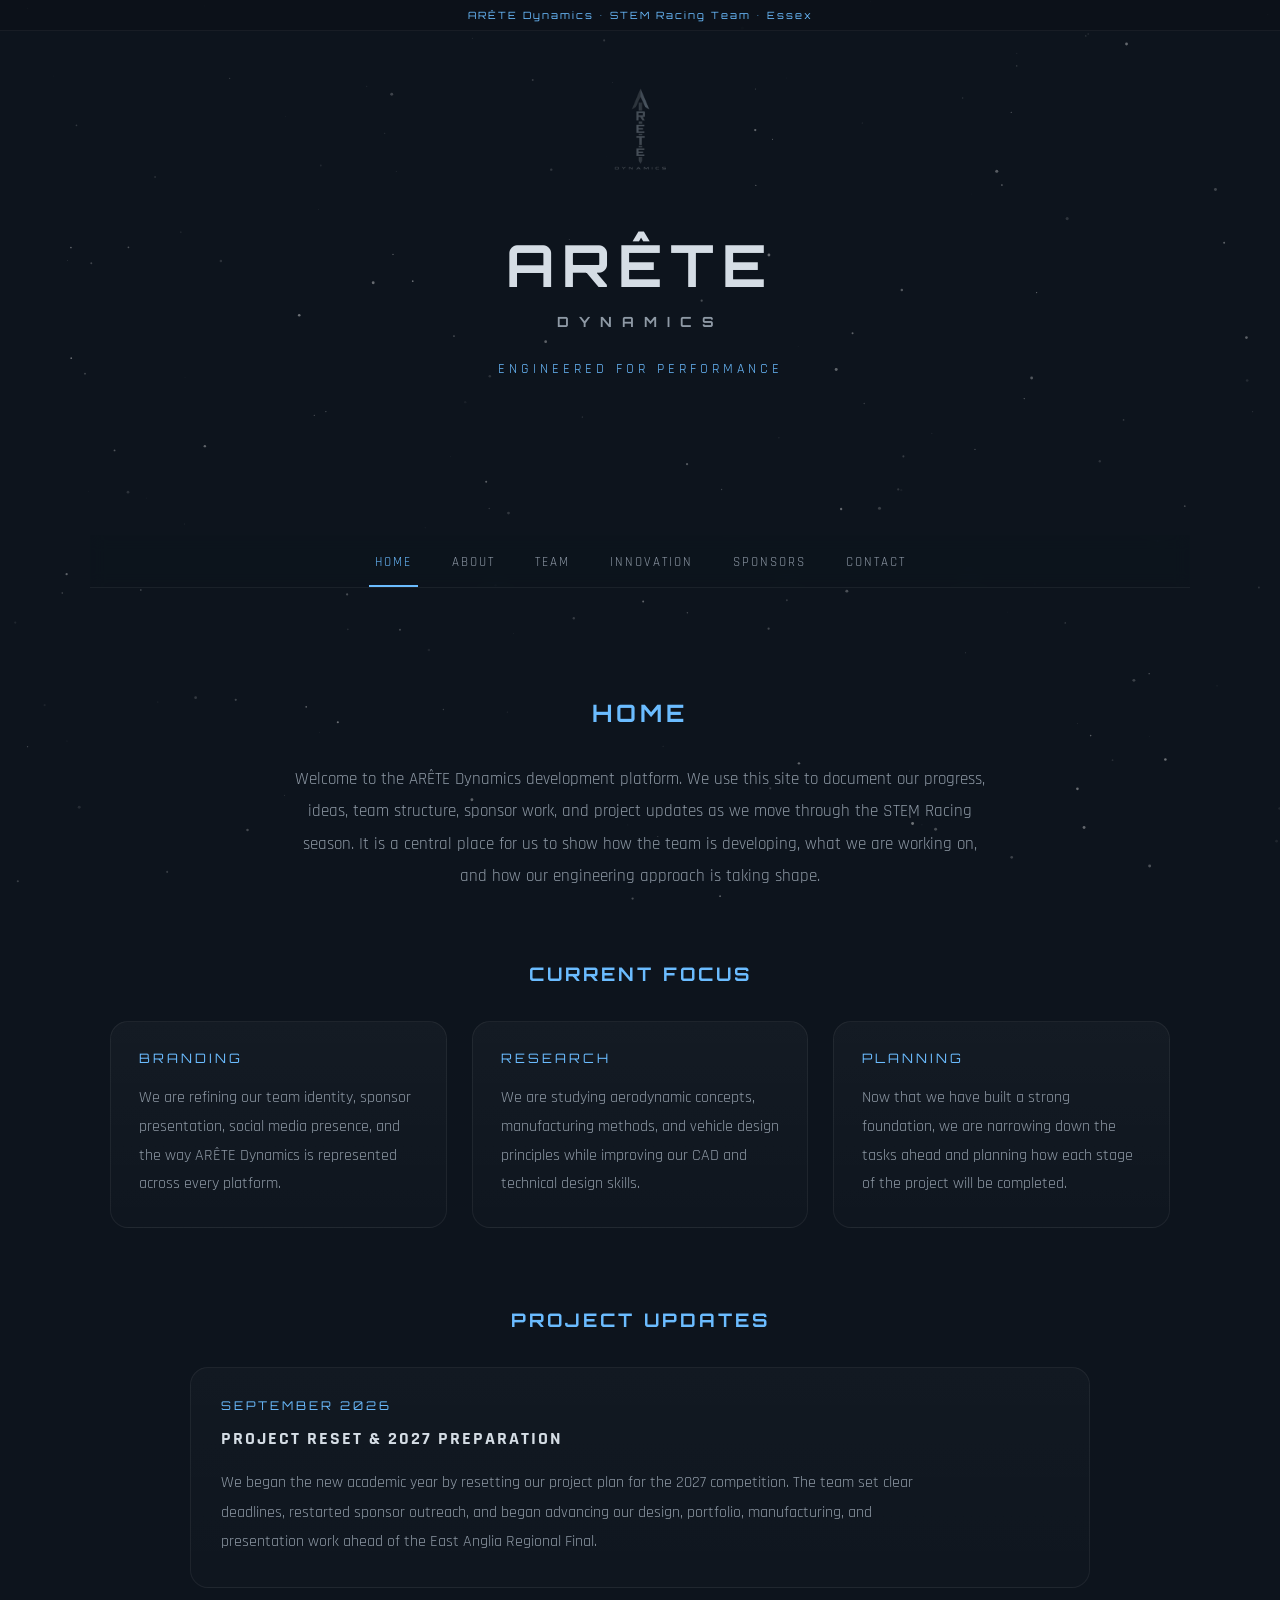
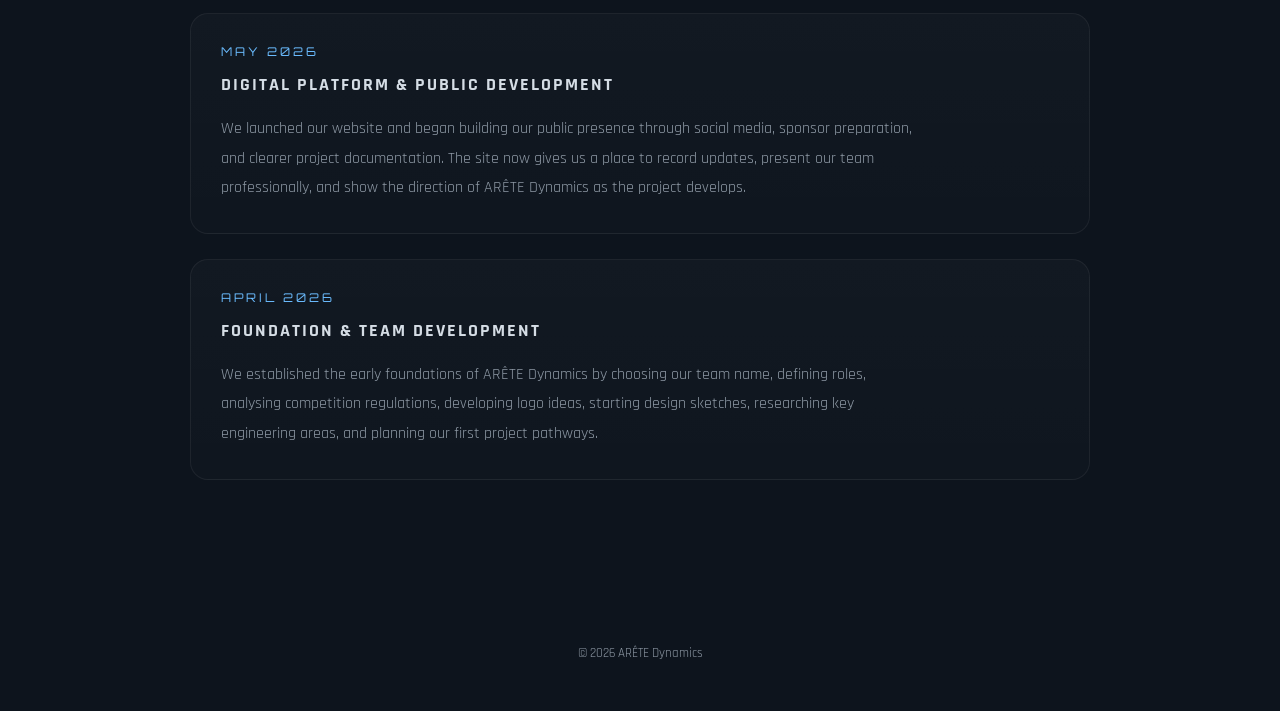
<file: index.html>
<!DOCTYPE html>
<html lang="en">

<head>

    <!-- Google Analytics -->
    <script async src="https://www.googletagmanager.com/gtag/js?id=G-WLKNL8BMNK"></script>
    <script>
      window.dataLayer = window.dataLayer || [];
      function gtag(){dataLayer.push(arguments);}
      gtag('js', new Date());

      gtag('config', 'G-WLKNL8BMNK');
    </script>

    <meta charset="UTF-8">
    <meta name="viewport" content="width=device-width, initial-scale=1.0">

    <title>ARÊTE Dynamics</title>

    <!-- Favicon -->
    <link rel="icon" type="image/png" href="logo.png">
    <link rel="apple-touch-icon" href="logo.png">

    <!-- SEO -->
    <meta name="description" content="ARÊTE Dynamics is a STEM Racing team from Essex focused on innovation, performance, and engineering development.">

    <!-- Styles -->
    <link rel="stylesheet" href="style.css">

</head>

<body>

    <canvas id="bgCanvas"></canvas>

    <div class="top-banner">
        ARÊTE Dynamics • STEM Racing Team • Essex
    </div>

    <div class="container">

        <section class="hero">
            <img src="logo.png" alt="ARETE Logo" class="hero-logo">

            <h1 class="hero-title">
                ARÊTE
                <span>DYNAMICS</span>
            </h1>

            <p class="hero-subtitle">
                ENGINEERED FOR PERFORMANCE
            </p>
        </section>

        <nav class="tabs">
            <div class="tab-underline"></div>

            <button class="tab-btn active" onclick="showTab(event, 'home')">HOME</button>
            <button class="tab-btn" onclick="showTab(event, 'about')">ABOUT</button>
            <button class="tab-btn" onclick="showTab(event, 'team')">TEAM</button>
            <button class="tab-btn" onclick="showTab(event, 'innovation')">INNOVATION</button>
            <button class="tab-btn" onclick="showTab(event, 'sponsors')">SPONSORS</button>
            <button class="tab-btn" onclick="showTab(event, 'contact')">CONTACT</button>
        </nav>

        <section id="home" class="tab-content active">
            <h2>HOME</h2>

            <div class="home-intro">
                <p>
                    Welcome to the ARÊTE Dynamics development platform. We use this site to document
                    our progress, ideas, team structure, sponsor work, and project updates as we move
                    through the STEM Racing season. It is a central place for us to show how the team is
                    developing, what we are working on, and how our engineering approach is taking shape.
                </p>
            </div>

            <div class="home-focus-section">
                <h3>CURRENT FOCUS</h3>

                <div class="focus-grid">
                    <div class="focus-card">
                        <span>BRANDING</span>
                        <p>
                            We are refining our team identity, sponsor presentation, social media presence,
                            and the way ARÊTE Dynamics is represented across every platform.
                        </p>
                    </div>

                    <div class="focus-card">
                        <span>RESEARCH</span>
                        <p>
                            We are studying aerodynamic concepts, manufacturing methods, and vehicle design
                            principles while improving our CAD and technical design skills.
                        </p>
                    </div>

                    <div class="focus-card">
                        <span>PLANNING</span>
                        <p>
                            Now that we have built a strong foundation, we are narrowing down the tasks ahead
                            and planning how each stage of the project will be completed.
                        </p>
                    </div>
                </div>
            </div>

            <div class="updates-section">
                <h3>PROJECT UPDATES</h3>

                <div class="update-card">
                    <div class="update-date">SEPTEMBER 2026</div>

                    <h4>PROJECT RESET & 2027 PREPARATION</h4>

                    <p>
                        We began the new academic year by resetting our project plan for the 2027 competition. The team set clear deadlines, restarted sponsor outreach, and began advancing our design, portfolio, manufacturing, and presentation work ahead of the East Anglia Regional Final.
                    </p>
                </div>

                <div class="update-card">
                    <div class="update-date">MAY 2026</div>

                    <h4>DIGITAL PLATFORM & PUBLIC DEVELOPMENT</h4>

                    <p>
                        We launched our website and began building our public presence through social media,
                        sponsor preparation, and clearer project documentation. The site now gives us a place
                        to record updates, present our team professionally, and show the direction of ARÊTE
                        Dynamics as the project develops.
                    </p>
                </div>

                <div class="update-card">
                    <div class="update-date">APRIL 2026</div>

                    <h4>FOUNDATION & TEAM DEVELOPMENT</h4>

                    <p>
                        We established the early foundations of ARÊTE Dynamics by choosing our team name,
                        defining roles, analysing competition regulations, developing logo ideas, starting
                        design sketches, researching key engineering areas, and planning our first project
                        pathways.
                    </p>
                </div>
            </div>
        </section>

        <section id="about" class="tab-content">
            <h2>ABOUT</h2>

            <div class="about-logo-wrap">
                <img src="logo.png" class="about-logo">
            </div>

            <div class="about-intro">
                <p>
                    We are ARÊTE Dynamics, a Year 13 STEM Racing team from Essex. We are building this
                    project around engineering, teamwork, and competitive performance. Our aim is to approach
                    every part of the competition properly: testing ideas, refining designs, learning from
                    results, and making decisions with purpose.
                </p>
            </div>

            <div class="principles-grid">
                <div class="principle-card">
                    <h3>INNOVATION</h3>
                    <p>
                        We want to think beyond the obvious and develop ideas through research, testing, and
                        problem solving. Innovation for us means being willing to challenge a first idea,
                        improve it, and keep searching for better solutions.
                    </p>
                </div>

                <div class="principle-card">
                    <h3>PERFORMANCE</h3>
                    <p>
                        We are focused on building a car and a team that can perform under pressure. Every
                        design choice needs to support speed, consistency, efficiency, or reliability.
                    </p>
                </div>

                <div class="principle-card">
                    <h3>ELEGANCE</h3>
                    <p>
                        We believe good engineering should be clear, purposeful, and well executed. Our goal
                        is to make work that is not only effective, but also clean, refined, and professional.
                    </p>
                </div>
            </div>

            <div class="about-closing">
                <p>
                    Through planning, discipline, and constant improvement, we want ARÊTE Dynamics to represent
                    our school and our community at the highest standard we can reach.
                </p>
            </div>
        </section>

        <section id="team" class="tab-content">
            <h2>MEET THE TEAM</h2>

            <div class="team-grid">
                <div class="team-card">
                    <img src="seb.png">
                    <h3>SEB</h3>
                    <p class="role">Project manager</p>
                    <p class="statement">Responsible for coordinating the team and keeping the project on track.</p>
                    <div class="team-motivation" id="motivation-seb" hidden>
                        <div class="team-motivation-heading">WHY I JOINED</div>
                        <p>I’ve always loved engineering and Formula 1, so this project felt like the perfect fit for me.</p>
                    </div>
                    <button type="button" class="team-motivation-toggle" aria-label="Why Seb joined" aria-controls="motivation-seb" aria-expanded="false"><span>Why I joined <span aria-hidden="true">↗</span></span></button>
                </div>

                <div class="team-card">
                    <img src="henry.png">
                    <h3>HENRY</h3>
                    <p class="role">Finance manager</p>
                    <p class="statement">Responsible for managing the team's budget and tracking expenditure.</p>
                    <div class="team-motivation" id="motivation-henry" hidden>
                        <div class="team-motivation-heading">WHY I JOINED</div>
                        <p>I wanted to explore my interest in finance further by applying it to a real project.</p>
                    </div>
                    <button type="button" class="team-motivation-toggle" aria-label="Why Henry joined" aria-controls="motivation-henry" aria-expanded="false"><span>Why I joined <span aria-hidden="true">↗</span></span></button>
                </div>

                <div class="team-card">
                    <img src="adam.png">
                    <h3>ADAM</h3>
                    <p class="role">Manufacturing engineer</p>
                    <p class="statement">Responsible for manufacturing the car and ensuring its design is functional.</p>
                    <div class="team-motivation" id="motivation-adam-h" hidden>
                        <div class="team-motivation-heading">WHY I JOINED</div>
                        <p>I love watching things go fast and enjoy the challenge of making them even faster.</p>
                    </div>
                    <button type="button" class="team-motivation-toggle" aria-label="Why Adam H joined" aria-controls="motivation-adam-h" aria-expanded="false"><span>Why I joined <span aria-hidden="true">↗</span></span></button>
                </div>

                <div class="team-card">
                    <img src="adam2.png">
                    <h3>ADAM</h3>
                    <p class="role">Sponsorship/Marketing manager</p>
                    <p class="statement">Responsible for sponsorship, marketing and promoting the team.</p>
                    <div class="team-motivation" id="motivation-adam-k" hidden>
                        <div class="team-motivation-heading">WHY I JOINED</div>
                        <p>This project combines my interest in engineering with my experience in social media and marketing.</p>
                    </div>
                    <button type="button" class="team-motivation-toggle" aria-label="Why Adam K joined" aria-controls="motivation-adam-k" aria-expanded="false"><span>Why I joined <span aria-hidden="true">↗</span></span></button>
                </div>

                <div class="team-card">
                    <img src="rishi.png">
                    <h3>RISHI</h3>
                    <p class="role">Design engineer</p>
                    <p class="statement">In charge of designing the car and optimising its performance.</p>
                    <div class="team-motivation" id="motivation-rishi" hidden>
                        <div class="team-motivation-heading">WHY I JOINED</div>
                        <p>I wanted to challenge myself and prove what I can do in the world of Formula 1.</p>
                    </div>
                    <button type="button" class="team-motivation-toggle" aria-label="Why Rishi joined" aria-controls="motivation-rishi" aria-expanded="false"><span>Why I joined <span aria-hidden="true">↗</span></span></button>
                </div>

                <div class="team-card">
                    <img src="louis.png">
                    <h3>LOUIS</h3>
                    <p class="role">Graphic designer</p>
                    <p class="statement">Responsible for the team's visual identity and graphic design.</p>
                    <div class="team-motivation" id="motivation-louis" hidden>
                        <div class="team-motivation-heading">WHY I JOINED</div>
                        <p>I joined to build my CV, and I enjoy feeling productive and putting my skills to use.</p>
                    </div>
                    <button type="button" class="team-motivation-toggle" aria-label="Why Louis joined" aria-controls="motivation-louis" aria-expanded="false"><span>Why I joined <span aria-hidden="true">↗</span></span></button>
                </div>
            </div>
        </section>

        <section id="innovation" class="tab-content">
            <h2>ENGINEERING INSPIRATION</h2>

            <div class="innovation-intro">
                <p>
                    We are interested in the moments where Formula One teams changed performance by thinking
                    differently. These examples help us understand how unusual ideas, clever packaging, airflow
                    control, and mechanical systems can change what is possible in racing.
                </p>
            </div>

            <div class="innovation-list">

                <div class="innovation-panel">
                    <div class="innovation-image">
                        <img src="bt46b.png" alt="Brabham BT46B Fan Car">
                    </div>

                    <div class="innovation-text">
                        <span class="innovation-date">1978 • BRABHAM BT46B</span>
                        <h3>THE FAN CAR</h3>

                        <p>
                            The Brabham BT46B used a rear-mounted fan to pull air from beneath the car,
                            increasing downforce dramatically. It raced once, won, and was then withdrawn.
                        </p>

                        <p class="innovation-link">
                            Why it matters to us: it shows how one bold idea can completely change performance.
                        </p>
                    </div>
                </div>

                <div class="innovation-panel reverse">
                    <div class="innovation-image">
                        <img src="p34.png" alt="Tyrrell P34 Six Wheeled Formula One Car">
                    </div>

                    <div class="innovation-text">
                        <span class="innovation-date">1976 • TYRRELL P34</span>
                        <h3>THE SIX-WHEELER</h3>

                        <p>
                            The Tyrrell P34 used four smaller front wheels to reduce drag while keeping front-end
                            grip. It is one of the most recognisable experimental designs in F1 history.
                        </p>

                        <p class="innovation-link">
                            Why it matters to us: strange ideas still need strong engineering logic behind them.
                        </p>
                    </div>
                </div>

                <div class="innovation-panel">
                    <div class="innovation-image">
                        <img src="lotus79.png" alt="Lotus 79 Ground Effect Formula One Car">
                    </div>

                    <div class="innovation-text">
                        <span class="innovation-date">1978 • LOTUS 79</span>
                        <h3>GROUND EFFECT</h3>

                        <p>
                            The Lotus 79 helped prove how powerful ground-effect aerodynamics could be by shaping
                            airflow underneath the car to create downforce.
                        </p>

                        <p class="innovation-link">
                            Why it matters to us: small airflow decisions can affect the entire vehicle.
                        </p>
                    </div>
                </div>

                <div class="innovation-panel reverse">
                    <div class="innovation-image">
                        <img src="mercedes-das.png" alt="Mercedes DAS Steering System">
                    </div>

                    <div class="innovation-text">
                        <span class="innovation-date">2020 • MERCEDES DAS</span>
                        <h3>DUAL-AXIS STEERING</h3>

                        <p>
                            Mercedes' DAS system let the driver adjust the front wheel toe angle by moving the
                            steering wheel forwards and backwards.
                        </p>

                        <p class="innovation-link">
                            Why it matters to us: performance can come from control systems, not just body shape.
                        </p>
                    </div>
                </div>

                <div class="innovation-panel">
                    <div class="innovation-image">
                        <img src="fduct.png" alt="McLaren F-Duct System">
                    </div>

                    <div class="innovation-text">
                        <span class="innovation-date">2010 • McLAREN F-DUCT</span>
                        <h3>DRAG REDUCTION THROUGH AIRFLOW</h3>

                        <p>
                            McLaren’s F-duct used airflow to stall the rear wing on straights, reducing drag while
                            keeping downforce for corners.
                        </p>

                        <p class="innovation-link">
                            Why it matters to us: efficient systems can create performance without unnecessary complexity.
                        </p>
                    </div>
                </div>

                <div class="innovation-panel reverse">
                    <div class="innovation-image">
                        <img src="ferrari-macarena.png" alt="Ferrari Macarena Rear Wing">
                    </div>

                    <div class="innovation-text">
                        <span class="innovation-date">2026 • FERRARI MACARENA WING</span>
                        <h3>ROTATING ACTIVE AERODYNAMICS</h3>

                        <p>
                            Ferrari’s “Macarena” rear wing concept uses rotating active-aero movement rather than
                            a simple flap opening, changing how the rear wing behaves in different conditions.
                        </p>

                        <p class="innovation-link">
                            Why it matters to us: the best designs adapt to changing performance demands.
                        </p>
                    </div>
                </div>

            </div>
        </section>

        <section id="sponsors" class="tab-content">
            <h2>SPONSORS</h2>

            <div class="sponsor-badge">
                PROUDLY SUPPORTED BY
            </div>

            <div class="sponsors-intro">
                <p>
                    We are grateful to Bridge Academy Trust for supporting ARÊTE Dynamics as we
                    prepare for the STEM Racing competition. We also welcome additional partners
                    to help with manufacturing, testing and competition preparation.
                </p>
            </div>

            <div class="sponsor-showcase">
                <a class="sponsor-logo-link" href="https://bridgeacademytrust.org/" target="_blank" rel="noopener noreferrer" aria-label="Visit Bridge Academy Trust">
                    <img src="bat-logo.webp" alt="Bridge Academy Trust logo" loading="lazy">
                </a>

                <div class="sponsor-info">
                    <h3>BRIDGE ACADEMY TRUST</h3>

                    <p>
                        Thank you to Bridge Academy Trust for supporting our team and helping us
                        develop our engineering, teamwork and project management skills through STEM Racing.
                    </p>

                    <a href="https://bridgeacademytrust.org/" class="sponsor-btn" target="_blank" rel="noopener noreferrer">
                        VISIT WEBSITE
                    </a>
                </div>
            </div>

            <div class="website-partner">
                <p class="website-partner-kicker">WEBSITE PARTNER · IN-KIND SUPPORT</p>
                <div class="sponsor-showcase website-partner-card">
                    <a class="sponsor-logo-link" href="https://sebswebs.co.uk/" target="_blank" rel="noopener noreferrer" aria-label="Visit SebsWebs">
                        <img src="sebswebs-logo.svg" alt="SebsWebs logo" loading="lazy">
                    </a>
                    <div class="sponsor-info">
                        <h3>SEBSWEBS</h3>
                        <p>Website design, development and ongoing maintenance provided by SebsWebs in support of ARÊTE Dynamics.</p>
                        <a href="https://sebswebs.co.uk/" class="sponsor-btn" target="_blank" rel="noopener noreferrer">VISIT WEBSITE</a>
                    </div>
                </div>
            </div>

            <div class="website-partner" id="ansys-software-support">
                <p class="website-partner-kicker">SOFTWARE SUPPORT · AERODYNAMIC SIMULATION</p>
                <div class="sponsor-showcase website-partner-card">
                    <a class="sponsor-logo-link" href="https://ansys.synopsys.com/academic/students/student-teams/stem-racing" target="_blank" rel="noopener noreferrer" aria-label="Visit the Ansys STEM Racing software programme">
                        <span class="ansys-wordmark">Ansys</span>
                    </a>
                    <div class="sponsor-info">
                        <h3>ANSYS</h3>
                        <p>Thank you to Ansys for providing our team with free aerodynamic simulation software through its STEM Racing programme, helping us evaluate airflow and refine our car designs before manufacturing.</p>
                        <a href="https://ansys.synopsys.com/academic/students/student-teams/stem-racing" class="sponsor-btn" target="_blank" rel="noopener noreferrer">VISIT WEBSITE</a>
                    </div>
                </div>
            </div>

            <div class="why-partner">
                <h3>WHY PARTNER WITH US</h3>

                <p>
                    By supporting ARÊTE Dynamics, sponsors become part of a student-led engineering
                    project built around ambition, technical development, and professional presentation.
                    If you would like to get involved, contact us to discuss recognition on our website
                    and suitable competition displays and materials.
                </p>
            </div>
        </section>

        <section id="contact" class="tab-content">
            <h2>CONTACT</h2>

            <div class="contact-layout">
                <div class="contact-left">
                    <p>
                        We are always open to support, advice, sponsorship opportunities, and contact from
                        people or businesses interested in our project. Whether you want to follow our progress,
                        support our fundraising, or speak to us about partnership opportunities, the links
                        opposite are the best way to reach ARÊTE Dynamics.
                    </p>

                    <p>
                        Any support we receive helps us move closer to building, testing, and competing at the
                        highest standard we can. We want to work with people who believe in young engineers,
                        practical STEM projects, and ambitious student-led competition.
                    </p>
                </div>

                <div class="contact-right">
                    <a href="mailto:dynamicsARETE@gmail.com" class="contact-card">
                        <span>Email</span>
                        <p>dynamicsARETE@gmail.com</p>
                    </a>

                    <a href="https://gofund.me/41be4627b" target="_blank" class="contact-card">
                        <span>GoFundMe</span>
                        <p>Click to support our project</p>
                    </a>

                    <div class="contact-card">
                        <span>LinkedIn</span>
                        <p>ARETE Dynamics</p>
                    </div>

                    <a href="#" class="contact-card">
                        <span>Instagram</span>
                        <p>@ARETEdynamics</p>
                    </a>

                    <a href="#" class="contact-card">
                        <span>TikTok</span>
                        <p>@aretedynamics</p>
                    </a>
                </div>
            </div>
        </section>

        <footer>
            © 2026 ARÊTE Dynamics
        </footer>

    </div>

    <script src="script.js"></script>

</body>

</html>
</file>
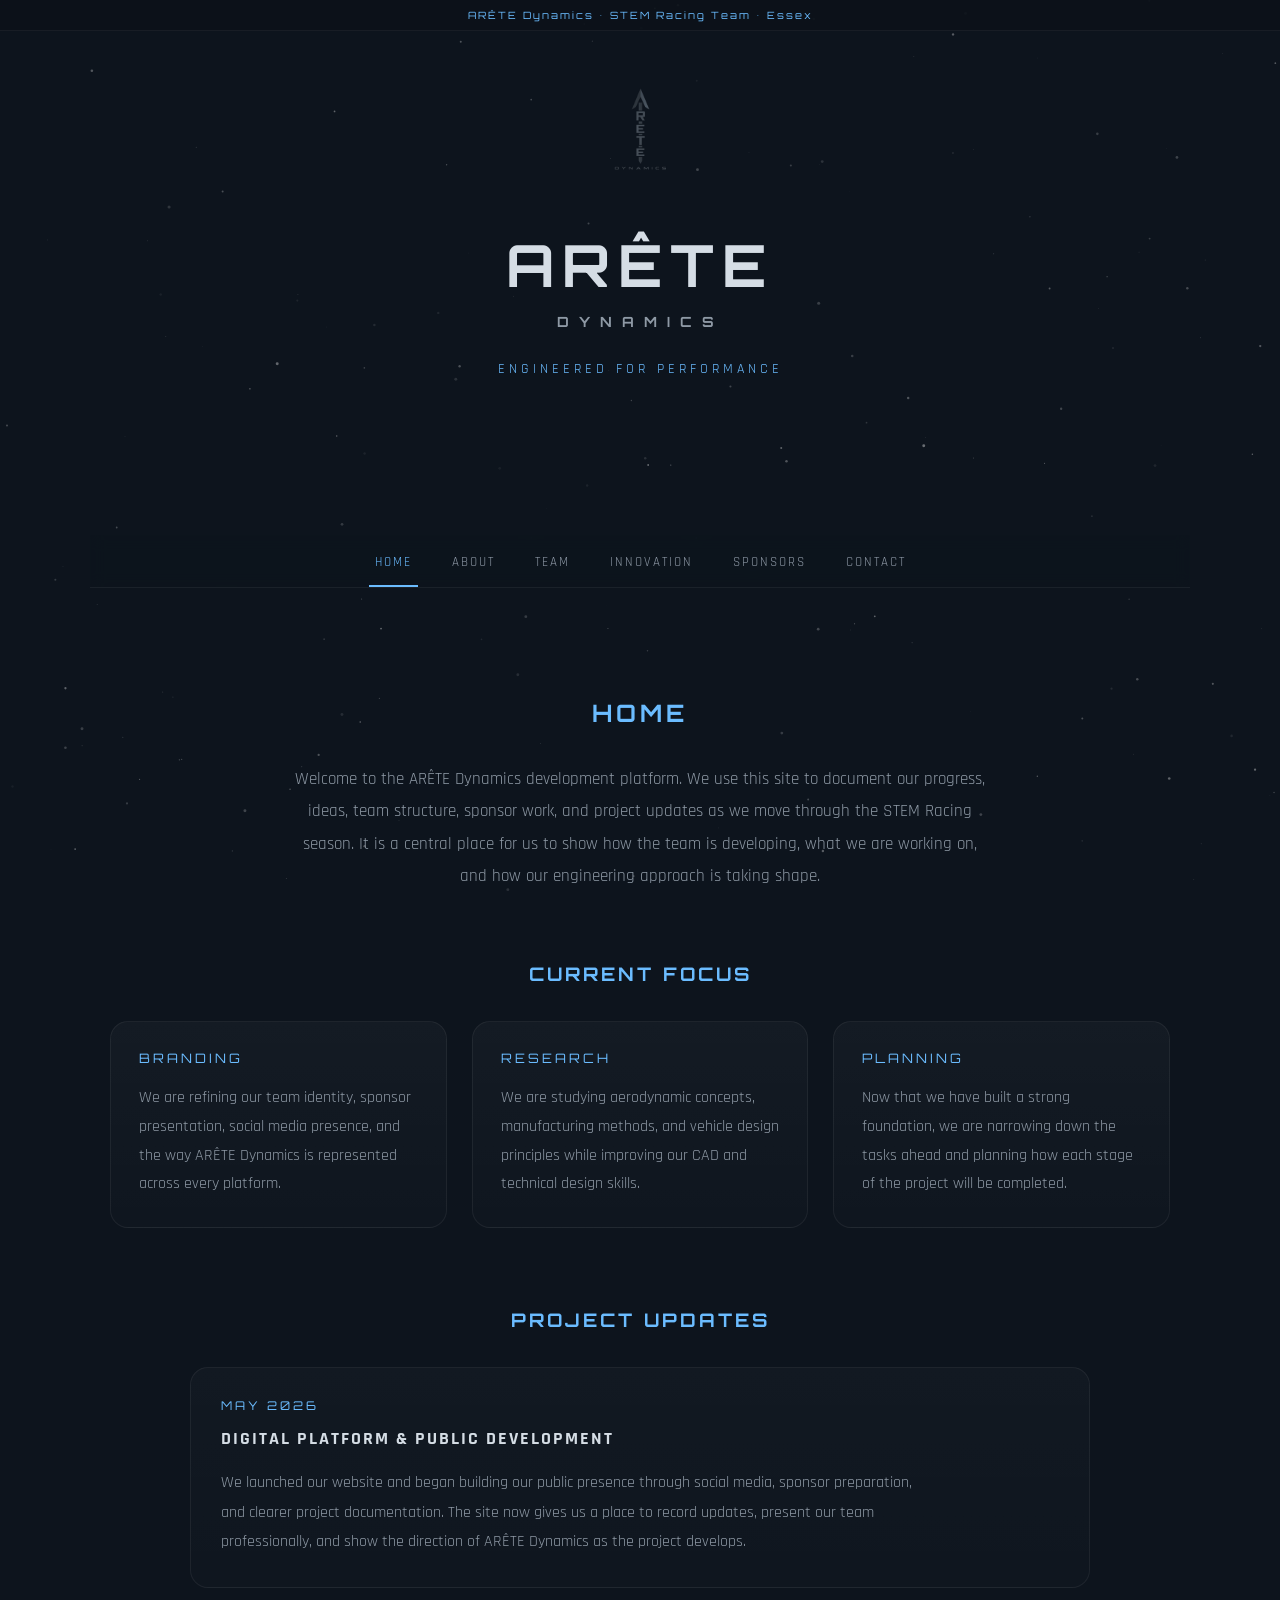
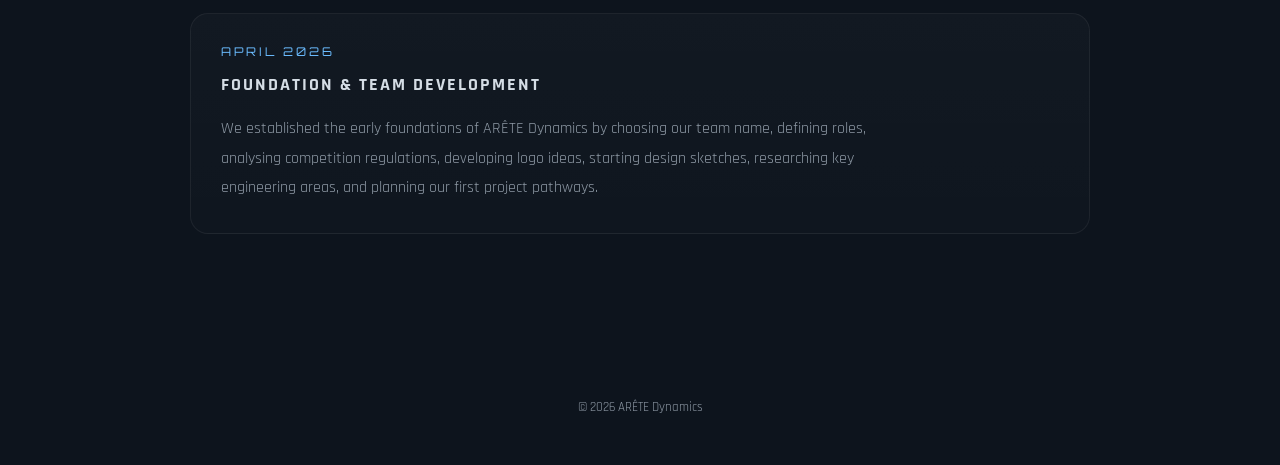
<file: arete-dynamics-site/index.html>
<!DOCTYPE html>
<html lang="en">

<head>
    <meta charset="UTF-8">
    <meta name="viewport" content="width=device-width, initial-scale=1.0">
    <link rel="icon" href="logo.png">
    <title>ARÊTE Dynamics</title>
    <link rel="stylesheet" href="style.css">
</head>

<body>

    <canvas id="bgCanvas"></canvas>

    <div class="top-banner">
        ARÊTE Dynamics • STEM Racing Team • Essex
    </div>

    <div class="container">

        <section class="hero">
            <img src="logo.png" alt="ARETE Logo" class="hero-logo">

            <h1 class="hero-title">
                ARÊTE
                <span>DYNAMICS</span>
            </h1>

            <p class="hero-subtitle">
                ENGINEERED FOR PERFORMANCE
            </p>
        </section>

        <nav class="tabs">
            <div class="tab-underline"></div>

            <button class="tab-btn active" onclick="showTab(event, 'home')">HOME</button>
            <button class="tab-btn" onclick="showTab(event, 'about')">ABOUT</button>
            <button class="tab-btn" onclick="showTab(event, 'team')">TEAM</button>
            <button class="tab-btn" onclick="showTab(event, 'innovation')">INNOVATION</button>
            <button class="tab-btn" onclick="showTab(event, 'sponsors')">SPONSORS</button>
            <button class="tab-btn" onclick="showTab(event, 'contact')">CONTACT</button>
        </nav>

        <section id="home" class="tab-content active">
            <h2>HOME</h2>

            <div class="home-intro">
                <p>
                    Welcome to the ARÊTE Dynamics development platform. We use this site to document
                    our progress, ideas, team structure, sponsor work, and project updates as we move
                    through the STEM Racing season. It is a central place for us to show how the team is
                    developing, what we are working on, and how our engineering approach is taking shape.
                </p>
            </div>

            <div class="home-focus-section">
                <h3>CURRENT FOCUS</h3>

                <div class="focus-grid">
                    <div class="focus-card">
                        <span>BRANDING</span>
                        <p>
                            We are refining our team identity, sponsor presentation, social media presence,
                            and the way ARÊTE Dynamics is represented across every platform.
                        </p>
                    </div>

                    <div class="focus-card">
                        <span>RESEARCH</span>
                        <p>
                            We are studying aerodynamic concepts, manufacturing methods, and vehicle design
                            principles while improving our CAD and technical design skills.
                        </p>
                    </div>

                    <div class="focus-card">
                        <span>PLANNING</span>
                        <p>
                            Now that we have built a strong foundation, we are narrowing down the tasks ahead
                            and planning how each stage of the project will be completed.
                        </p>
                    </div>
                </div>
            </div>

            <div class="updates-section">
                <h3>PROJECT UPDATES</h3>

                <div class="update-card">
                    <div class="update-date">MAY 2026</div>

                    <h4>DIGITAL PLATFORM & PUBLIC DEVELOPMENT</h4>

                    <p>
                        We launched our website and began building our public presence through social media,
                        sponsor preparation, and clearer project documentation. The site now gives us a place
                        to record updates, present our team professionally, and show the direction of ARÊTE
                        Dynamics as the project develops.
                    </p>
                </div>

                <div class="update-card">
                    <div class="update-date">APRIL 2026</div>

                    <h4>FOUNDATION & TEAM DEVELOPMENT</h4>

                    <p>
                        We established the early foundations of ARÊTE Dynamics by choosing our team name,
                        defining roles, analysing competition regulations, developing logo ideas, starting
                        design sketches, researching key engineering areas, and planning our first project
                        pathways.
                    </p>
                </div>
            </div>
        </section>

        <section id="about" class="tab-content">
            <h2>ABOUT</h2>

            <div class="about-logo-wrap">
                <img src="logo.png" class="about-logo">
            </div>

            <div class="about-intro">
                <p>
                    We are ARÊTE Dynamics, a Year 13 STEM Racing team from Essex. We are building this
                    project around engineering, teamwork, and competitive performance. Our aim is to approach
                    every part of the competition properly: testing ideas, refining designs, learning from
                    results, and making decisions with purpose.
                </p>
            </div>

            <div class="principles-grid">
                <div class="principle-card">
                    <h3>INNOVATION</h3>
                    <p>
                        We want to think beyond the obvious and develop ideas through research, testing, and
                        problem solving. Innovation for us means being willing to challenge a first idea,
                        improve it, and keep searching for better solutions.
                    </p>
                </div>

                <div class="principle-card">
                    <h3>PERFORMANCE</h3>
                    <p>
                        We are focused on building a car and a team that can perform under pressure. Every
                        design choice needs to support speed, consistency, efficiency, or reliability.
                    </p>
                </div>

                <div class="principle-card">
                    <h3>ELEGANCE</h3>
                    <p>
                        We believe good engineering should be clear, purposeful, and well executed. Our goal
                        is to make work that is not only effective, but also clean, refined, and professional.
                    </p>
                </div>
            </div>

            <div class="about-closing">
                <p>
                    Through planning, discipline, and constant improvement, we want ARÊTE Dynamics to represent
                    our school and our community at the highest standard we can reach.
                </p>
            </div>
        </section>

        <section id="team" class="tab-content">
            <h2>MEET THE TEAM</h2>

            <div class="team-grid">
                <div class="team-card">
                    <img src="seb.png">
                    <h3>SEB</h3>
                    <p class="role">Project manager</p>
                    <p class="statement">Responsible for coordinating the team and keeping the project on track.</p>
                    <div class="team-motivation" id="motivation-seb" hidden>
                        <div class="team-motivation-heading">WHY I JOINED</div>
                        <p>I’ve always loved engineering and Formula 1, so this project felt like the perfect fit for me.</p>
                    </div>
                    <button type="button" class="team-motivation-toggle" aria-label="Why Seb joined" aria-controls="motivation-seb" aria-expanded="false"><span>Why I joined <span aria-hidden="true">↗</span></span></button>
                </div>

                <div class="team-card">
                    <img src="henry.png">
                    <h3>HENRY</h3>
                    <p class="role">Finance manager</p>
                    <p class="statement">Responsible for managing the team's budget and tracking expenditure.</p>
                    <div class="team-motivation" id="motivation-henry" hidden>
                        <div class="team-motivation-heading">WHY I JOINED</div>
                        <p>I wanted to explore my interest in finance further by applying it to a real project.</p>
                    </div>
                    <button type="button" class="team-motivation-toggle" aria-label="Why Henry joined" aria-controls="motivation-henry" aria-expanded="false"><span>Why I joined <span aria-hidden="true">↗</span></span></button>
                </div>

                <div class="team-card">
                    <img src="adam.png">
                    <h3>ADAM</h3>
                    <p class="role">Manufacturing engineer</p>
                    <p class="statement">Responsible for manufacturing the car and ensuring its design is functional.</p>
                    <div class="team-motivation" id="motivation-adam-h" hidden>
                        <div class="team-motivation-heading">WHY I JOINED</div>
                        <p>I love watching things go fast and enjoy the challenge of making them even faster.</p>
                    </div>
                    <button type="button" class="team-motivation-toggle" aria-label="Why Adam H joined" aria-controls="motivation-adam-h" aria-expanded="false"><span>Why I joined <span aria-hidden="true">↗</span></span></button>
                </div>

                <div class="team-card">
                    <img src="adam2.png">
                    <h3>ADAM</h3>
                    <p class="role">Sponsorship/Marketing manager</p>
                    <p class="statement">Responsible for sponsorship, marketing and promoting the team.</p>
                    <div class="team-motivation" id="motivation-adam-k" hidden>
                        <div class="team-motivation-heading">WHY I JOINED</div>
                        <p>This project combines my interest in engineering with my experience in social media and marketing.</p>
                    </div>
                    <button type="button" class="team-motivation-toggle" aria-label="Why Adam K joined" aria-controls="motivation-adam-k" aria-expanded="false"><span>Why I joined <span aria-hidden="true">↗</span></span></button>
                </div>

                <div class="team-card">
                    <img src="rishi.png">
                    <h3>RISHI</h3>
                    <p class="role">Design engineer</p>
                    <p class="statement">In charge of designing the car and optimising its performance.</p>
                    <div class="team-motivation" id="motivation-rishi" hidden>
                        <div class="team-motivation-heading">WHY I JOINED</div>
                        <p>I wanted to challenge myself and prove what I can do in the world of Formula 1.</p>
                    </div>
                    <button type="button" class="team-motivation-toggle" aria-label="Why Rishi joined" aria-controls="motivation-rishi" aria-expanded="false"><span>Why I joined <span aria-hidden="true">↗</span></span></button>
                </div>

                <div class="team-card">
                    <img src="louis.png">
                    <h3>LOUIS</h3>
                    <p class="role">Graphic designer</p>
                    <p class="statement">Responsible for the team's visual identity and graphic design.</p>
                    <div class="team-motivation" id="motivation-louis" hidden>
                        <div class="team-motivation-heading">WHY I JOINED</div>
                        <p>I joined to build my CV, and I enjoy feeling productive and putting my skills to use.</p>
                    </div>
                    <button type="button" class="team-motivation-toggle" aria-label="Why Louis joined" aria-controls="motivation-louis" aria-expanded="false"><span>Why I joined <span aria-hidden="true">↗</span></span></button>
                </div>
            </div>
        </section>

        <section id="innovation" class="tab-content">
            <h2>ENGINEERING INSPIRATION</h2>

            <div class="innovation-intro">
                <p>
                    We are interested in the moments where Formula One teams changed performance by thinking
                    differently. These examples help us understand how unusual ideas, clever packaging, airflow
                    control, and mechanical systems can change what is possible in racing.
                </p>
            </div>

            <div class="innovation-list">

                <div class="innovation-panel">
                    <div class="innovation-image">
                        <img src="bt46b.png" alt="Brabham BT46B Fan Car">
                    </div>

                    <div class="innovation-text">
                        <span class="innovation-date">1978 • BRABHAM BT46B</span>
                        <h3>THE FAN CAR</h3>

                        <p>
                            The Brabham BT46B used a rear-mounted fan to pull air from beneath the car,
                            increasing downforce dramatically. It raced once, won, and was then withdrawn.
                        </p>

                        <p class="innovation-link">
                            Why it matters to us: it shows how one bold idea can completely change performance.
                        </p>
                    </div>
                </div>

                <div class="innovation-panel reverse">
                    <div class="innovation-image">
                        <img src="p34.png" alt="Tyrrell P34 Six Wheeled Formula One Car">
                    </div>

                    <div class="innovation-text">
                        <span class="innovation-date">1976 • TYRRELL P34</span>
                        <h3>THE SIX-WHEELER</h3>

                        <p>
                            The Tyrrell P34 used four smaller front wheels to reduce drag while keeping front-end
                            grip. It is one of the most recognisable experimental designs in F1 history.
                        </p>

                        <p class="innovation-link">
                            Why it matters to us: strange ideas still need strong engineering logic behind them.
                        </p>
                    </div>
                </div>

                <div class="innovation-panel">
                    <div class="innovation-image">
                        <img src="lotus79.png" alt="Lotus 79 Ground Effect Formula One Car">
                    </div>

                    <div class="innovation-text">
                        <span class="innovation-date">1978 • LOTUS 79</span>
                        <h3>GROUND EFFECT</h3>

                        <p>
                            The Lotus 79 helped prove how powerful ground-effect aerodynamics could be by shaping
                            airflow underneath the car to create downforce.
                        </p>

                        <p class="innovation-link">
                            Why it matters to us: small airflow decisions can affect the entire vehicle.
                        </p>
                    </div>
                </div>

                <div class="innovation-panel reverse">
                    <div class="innovation-image">
                        <img src="mercedes-das.png" alt="Mercedes DAS Steering System">
                    </div>

                    <div class="innovation-text">
                        <span class="innovation-date">2020 • MERCEDES DAS</span>
                        <h3>DUAL-AXIS STEERING</h3>

                        <p>
                            Mercedes' DAS system let the driver adjust the front wheel toe angle by moving the
                            steering wheel forwards and backwards.
                        </p>

                        <p class="innovation-link">
                            Why it matters to us: performance can come from control systems, not just body shape.
                        </p>
                    </div>
                </div>

                <div class="innovation-panel">
                    <div class="innovation-image">
                        <img src="fduct.png" alt="McLaren F-Duct System">
                    </div>

                    <div class="innovation-text">
                        <span class="innovation-date">2010 • McLAREN F-DUCT</span>
                        <h3>DRAG REDUCTION THROUGH AIRFLOW</h3>

                        <p>
                            McLaren’s F-duct used airflow to stall the rear wing on straights, reducing drag while
                            keeping downforce for corners.
                        </p>

                        <p class="innovation-link">
                            Why it matters to us: efficient systems can create performance without unnecessary complexity.
                        </p>
                    </div>
                </div>

                <div class="innovation-panel reverse">
                    <div class="innovation-image">
                        <img src="ferrari-macarena.png" alt="Ferrari Macarena Rear Wing">
                    </div>

                    <div class="innovation-text">
                        <span class="innovation-date">2026 • FERRARI MACARENA WING</span>
                        <h3>ROTATING ACTIVE AERODYNAMICS</h3>

                        <p>
                            Ferrari’s “Macarena” rear wing concept uses rotating active-aero movement rather than
                            a simple flap opening, changing how the rear wing behaves in different conditions.
                        </p>

                        <p class="innovation-link">
                            Why it matters to us: the best designs adapt to changing performance demands.
                        </p>
                    </div>
                </div>

            </div>
        </section>

        <section id="sponsors" class="tab-content">
            <h2>SPONSORS</h2>

            <div class="sponsor-badge">
                NOW SEEKING PARTNERS
            </div>

            <div class="sponsors-intro">
                <p>
                    We are currently looking for sponsors and partners to support the development of ARÊTE
                    Dynamics. Sponsorship would help us improve our design, manufacturing, testing, media,
                    and competition preparation while allowing us to represent partner brands professionally
                    throughout the season.
                </p>
            </div>

            <div class="sponsor-showcase">
                <img src="logo.png" alt="Sponsor Example">

                <div class="sponsor-info">
                    <h3>ARÊTE DYNAMICS</h3>

                    <p>
                        Future sponsors will be showcased here with their logo, company name, description,
                        and website link. This example shows how we plan to present partner brands cleanly
                        and professionally.
                    </p>

                    <a href="#" class="sponsor-btn">
                        VISIT WEBSITE
                    </a>
                </div>
            </div>

            <div class="why-partner">
                <h3>WHY PARTNER WITH US</h3>

                <p>
                    By supporting ARÊTE Dynamics, sponsors become part of a student-led engineering project
                    built around ambition, technical development, and professional presentation.
                </p>
            </div>
        </section>

        <section id="contact" class="tab-content">
            <h2>CONTACT</h2>

            <div class="contact-layout">
                <div class="contact-left">
                    <p>
                        We are always open to support, advice, sponsorship opportunities, and contact from
                        people or businesses interested in our project. Whether you want to follow our progress,
                        support our fundraising, or speak to us about partnership opportunities, the links
                        opposite are the best way to reach ARÊTE Dynamics.
                    </p>

                    <p>
                        Any support we receive helps us move closer to building, testing, and competing at the
                        highest standard we can. We want to work with people who believe in young engineers,
                        practical STEM projects, and ambitious student-led competition.
                    </p>
                </div>

                <div class="contact-right">
                    <a href="mailto:dynamicsARETE@gmail.com" class="contact-card">
                        <span>Email</span>
                        <p>dynamicsARETE@gmail.com</p>
                    </a>

                    <a href="https://gofund.me/41be4627b" target="_blank" class="contact-card">
                        <span>GoFundMe</span>
                        <p>Click to support our project</p>
                    </a>

                    <div class="contact-card">
                        <span>LinkedIn</span>
                        <p>ARETE Dynamics</p>
                    </div>

                    <a href="#" class="contact-card">
                        <span>Instagram</span>
                        <p>@ARETEdynamics</p>
                    </a>

                    <a href="#" class="contact-card">
                        <span>TikTok</span>
                        <p>@aretedynamics</p>
                    </a>
                </div>
            </div>
        </section>

        <footer>
            © 2026 ARÊTE Dynamics
        </footer>

    </div>

    <script src="script.js"></script>

</body>

</html>
</file>
<file: style.css>
@import url('https://fonts.googleapis.com/css2?family=Orbitron:wght@400;600&family=Rajdhani:wght@300;500&display=swap');

:root {
    --bg-main: #0d141d;
    --bg-secondary: #111a24;

    --text-main: #d5dde5;
    --text-dim: #8e99a5;

    --accent: #6bbcff;

    --border: rgba(255,255,255,0.06);
}

html, body {
    margin: 0;
    padding: 0;
    overflow-x: hidden;
    background: var(--bg-main);
    color: var(--text-main);
    font-family: 'Rajdhani', sans-serif;
}

body {
    min-height: 100vh;
}

#bgCanvas {
    position: fixed;
    inset: 0;
    z-index: 0;
    pointer-events: none;
}

.top-banner {
    position: fixed;
    top: 0;
    left: 0;

    width: 100%;
    height: 30px;

    display: flex;
    align-items: center;
    justify-content: center;

    background: rgba(12,18,26,0.92);
    border-bottom: 1px solid rgba(255,255,255,0.05);

    color: var(--accent);

    font-size: 10px;
    letter-spacing: 2px;

    font-family: 'Orbitron', sans-serif;

    z-index: 999;
}

.container {
    position: relative;
    z-index: 1;

    width: min(1100px, 92%);
    margin: auto;
    padding-top: 30px;
}

.hero {
    min-height: 430px;

    display: flex;
    flex-direction: column;
    justify-content: center;
    align-items: center;

    text-align: center;

    padding: 30px 20px 45px;

    transition:
        opacity 0.2s linear,
        transform 0.2s linear;
}

.hero-logo {
    width: 95px;
    opacity: 0.75;
    margin-bottom: 25px;
}

.hero-title {
    font-family: 'Orbitron', sans-serif;

    font-size: 58px;
    letter-spacing: 8px;

    margin: 0;
}

.hero-title span {
    display: block;

    font-size: 14px;
    letter-spacing: 10px;

    margin-top: 12px;

    color: var(--text-dim);
}

.hero-subtitle {
    margin-top: 28px;

    font-size: 14px;
    letter-spacing: 4px;

    color: var(--accent);
}

.tabs {
    position: sticky;
    top: 30px;

    z-index: 500;

    background: rgba(13,20,29,0.9);
    backdrop-filter: blur(8px);

    display: flex;
    justify-content: center;
    gap: 28px;

    padding: 18px 0 16px;

    border-bottom: 1px solid var(--border);
}

.tab-btn {
    position: relative;

    background: transparent;
    border: none;

    color: var(--text-dim);

    font-family: 'Rajdhani', sans-serif;
    font-size: 13px;
    letter-spacing: 2px;

    cursor: pointer;

    transition: color 0.25s ease;
}

.tab-btn:hover,
.tab-btn.active {
    color: var(--accent);
}

.tab-underline {
    position: absolute;
    bottom: 0;

    height: 2px;
    width: 0;

    background: var(--accent);

    transition:
        left 0.25s cubic-bezier(0.22, 1, 0.36, 1),
        width 0.25s cubic-bezier(0.22, 1, 0.36, 1);
}

.tab-content {
    display: none;

    padding: 90px 20px;

    min-height: 55vh;

    text-align: center;

    opacity: 0;
    transform: translateY(10px);

    transition:
        opacity 0.35s ease,
        transform 0.35s ease;
}

.tab-content.active {
    display: block;

    opacity: 1;
    transform: translateY(0);
}

h2 {
    font-family: 'Orbitron', sans-serif;
    letter-spacing: 4px;
    color: var(--accent);
    margin-bottom: 35px;
}

p {
    max-width: 700px;
    margin: auto;
    line-height: 1.7;
    color: var(--text-dim);
}

/* HOME */

.home-intro {
    max-width: 850px;
    margin: auto auto 70px;
}

.home-intro p {
    font-size: 17px;
    line-height: 1.9;
}

.home-focus-section {
    margin-bottom: 80px;
}

.home-focus-section h3,
.updates-section h3 {
    font-family: 'Orbitron', sans-serif;
    color: var(--accent);
    letter-spacing: 3px;
    margin-bottom: 35px;
}

.focus-grid {
    display: grid;
    grid-template-columns: repeat(auto-fit, minmax(240px, 1fr));
    gap: 25px;
}

.focus-card {
    background:
        linear-gradient(
            180deg,
            rgba(255,255,255,0.03),
            rgba(255,255,255,0.012)
        );

    border: 1px solid rgba(255,255,255,0.06);
    border-radius: 18px;
    padding: 28px;
    text-align: left;

    transition:
        transform 0.3s ease,
        border-color 0.3s ease,
        box-shadow 0.3s ease;
}

.focus-card:hover {
    transform: translateY(-6px);
    border-color: rgba(107,188,255,0.35);
    box-shadow: 0 0 24px rgba(107,188,255,0.07);
}

.focus-card span {
    display: block;
    color: var(--accent);
    font-family: 'Orbitron', sans-serif;
    letter-spacing: 3px;
    margin-bottom: 18px;
    font-size: 13px;
}

.focus-card p {
    margin: 0;
    line-height: 1.8;
}

.updates-section {
    max-width: 900px;
    margin: auto;
}

.update-card {
    background:
        linear-gradient(
            180deg,
            rgba(255,255,255,0.025),
            rgba(255,255,255,0.01)
        );

    border: 1px solid rgba(255,255,255,0.06);
    border-radius: 18px;
    padding: 30px;
    text-align: left;
    margin-bottom: 25px;

    transition:
        transform 0.3s ease,
        border-color 0.3s ease;
}

.update-card:hover {
    transform: translateY(-4px);
    border-color: rgba(107,188,255,0.3);
}

.update-date {
    color: var(--accent);
    font-size: 12px;
    letter-spacing: 3px;
    font-family: 'Orbitron', sans-serif;
    margin-bottom: 14px;
}

.update-card h4 {
    margin-top: 0;
    margin-bottom: 18px;
    letter-spacing: 2px;
    font-size: 18px;
}

.update-card p {
    margin: 0;
    line-height: 1.85;
}

/* ABOUT */

.about-logo-wrap {
    margin-bottom: 30px;
}

.about-logo {
    width: 90px;
    opacity: 0.9;
}

.about-intro,
.about-closing {
    max-width: 850px;
    margin: auto;
}

.about-intro p,
.about-closing p {
    font-size: 17px;
    line-height: 1.9;
}

.principles-grid {
    display: grid;
    grid-template-columns: repeat(auto-fit, minmax(260px, 1fr));

    gap: 28px;

    margin-top: 60px;
    margin-bottom: 60px;
}

.principle-card {
    background:
        linear-gradient(
            180deg,
            rgba(255,255,255,0.025),
            rgba(255,255,255,0.01)
        );

    border: 1px solid rgba(255,255,255,0.06);
    border-radius: 18px;
    padding: 32px;
    text-align: left;

    transition:
        transform 0.35s ease,
        border-color 0.35s ease,
        box-shadow 0.35s ease;
}

.principle-card:hover {
    transform: translateY(-8px);
    border-color: rgba(107,188,255,0.35);
    box-shadow: 0 0 25px rgba(107,188,255,0.08);
}

.principle-card h3 {
    font-family: 'Orbitron', sans-serif;
    color: var(--accent);
    letter-spacing: 3px;
    margin-bottom: 20px;
    font-size: 16px;
}

.principle-card p {
    color: var(--text-dim);
    line-height: 1.85;
    font-size: 15px;
    margin: 0;
}

/* TEAM */

.team-grid {
    display: grid;
    grid-template-columns: repeat(3, 1fr);

    gap: 30px;

    margin-top: 40px;
}

.team-card {
    background: rgba(255,255,255,0.02);
    border: 1px solid var(--border);
    border-radius: 16px;
    padding: 25px;

    transition:
        transform 0.3s ease,
        border-color 0.3s ease;
}

.team-card:hover {
    transform: translateY(-6px);
    border-color: rgba(107,188,255,0.35);
}

.team-card img {
    width: 130px;
    height: 130px;
    object-fit: cover;
    border-radius: 50%;
    margin-bottom: 16px;
}

.team-card h3 {
    margin-bottom: 8px;
    letter-spacing: 2px;
}

.role {
    color: var(--accent);
}

.statement {
    margin-top: 14px;
}

/* INNOVATION */

.innovation-intro {
    max-width: 850px;
    margin: auto auto 60px;
}

.innovation-intro p {
    font-size: 17px;
    line-height: 1.9;
}

.innovation-list {
    display: flex;
    flex-direction: column;
    gap: 50px;
    max-width: 1000px;
    margin: auto;
}

.innovation-panel {
    display: grid;
    grid-template-columns: 1fr 1fr;
    gap: 35px;
    align-items: center;

    background:
        linear-gradient(
            180deg,
            rgba(255,255,255,0.03),
            rgba(255,255,255,0.012)
        );

    border: 1px solid rgba(255,255,255,0.06);
    border-radius: 20px;
    padding: 30px;

    transition:
        transform 0.35s ease,
        border-color 0.35s ease,
        box-shadow 0.35s ease;
}

.innovation-panel:hover {
    transform: translateY(-6px);
    border-color: rgba(107,188,255,0.35);
    box-shadow: 0 0 30px rgba(107,188,255,0.08);
}

.innovation-panel.reverse .innovation-image {
    order: 2;
}

.innovation-image img {
    width: 100%;
    height: 260px;
    object-fit: cover;
    border-radius: 14px;
    opacity: 0.92;
}

.innovation-text {
    text-align: left;
}

.innovation-date {
    color: var(--accent);
    font-size: 12px;
    letter-spacing: 2px;
    font-family: 'Orbitron', sans-serif;
}

.innovation-text h3 {
    font-family: 'Orbitron', sans-serif;
    letter-spacing: 3px;
    color: var(--text-main);
    margin: 12px 0 18px;
}

.innovation-text p {
    margin: 0 0 18px;
    line-height: 1.75;
}

.innovation-link {
    color: var(--accent);
    font-size: 13px;
    letter-spacing: 2px;
}

/* SPONSORS */

.sponsor-badge {
    display: inline-block;
    padding: 10px 18px;
    margin-bottom: 30px;
    border: 1px solid rgba(107,188,255,0.28);
    border-radius: 999px;
    background: rgba(107,188,255,0.04);
    color: var(--accent);
    font-size: 11px;
    letter-spacing: 3px;
    font-family: 'Orbitron', sans-serif;
    box-shadow: 0 0 18px rgba(107,188,255,0.06);
}

.sponsors-intro {
    max-width: 850px;
    margin: auto auto 60px;
}

.sponsors-intro p {
    font-size: 17px;
    line-height: 1.9;
}

.sponsor-showcase {
    max-width: 900px;
    margin: auto;

    background:
        linear-gradient(
            180deg,
            rgba(255,255,255,0.03),
            rgba(255,255,255,0.015)
        );

    border: 1px solid rgba(255,255,255,0.06);
    border-radius: 20px;
    padding: 40px;

    display: grid;
    grid-template-columns: 220px 1fr;
    gap: 32px;
    align-items: center;

    transition:
        transform 0.35s ease,
        border-color 0.35s ease,
        box-shadow 0.35s ease;
}

.sponsor-showcase:hover {
    transform: translateY(-6px);
    border-color: rgba(107,188,255,0.3);
    box-shadow: 0 0 30px rgba(107,188,255,0.08);
}

.sponsor-logo-link {
    display: flex;
    align-items: center;
    justify-content: center;
    width: 220px;
    min-height: 120px;
    padding: 10px;
    box-sizing: border-box;
    border-radius: 14px;
    background: #fff;
}

.sponsor-logo-link img {
    display: block;
    width: 100%;
    max-height: 116px;
    height: auto;
    object-fit: contain;
}

.sponsor-info {
    text-align: left;
}

.sponsor-info h3 {
    font-family: 'Orbitron', sans-serif;
    color: var(--accent);
    letter-spacing: 3px;
    margin-bottom: 18px;
}

.sponsor-info p {
    margin-bottom: 26px;
    line-height: 1.8;
}

.sponsor-btn {
    display: inline-block;
    padding: 12px 22px;
    border: 1px solid rgba(107,188,255,0.25);
    border-radius: 10px;
    text-decoration: none;
    color: var(--accent);
    letter-spacing: 2px;

    transition:
        background 0.25s ease,
        transform 0.25s ease,
        border-color 0.25s ease;
}

.sponsor-btn:hover {
    background: rgba(107,188,255,0.08);
    transform: translateY(-2px);
    border-color: rgba(107,188,255,0.4);
}

.why-partner {
    max-width: 850px;
    margin: 80px auto 0;
}

.why-partner h3 {
    font-family: 'Orbitron', sans-serif;
    color: var(--accent);
    letter-spacing: 3px;
    margin-bottom: 25px;
}

.why-partner p {
    line-height: 1.9;
    font-size: 16px;
}

/* WEBSITE PARTNER (IN-KIND) */
.website-partner {
    max-width: 900px;
    margin: 46px auto 0;
}
.website-partner-kicker {
    margin: 0 0 18px;
    color: var(--text-dim);
    font-family: 'Orbitron', sans-serif;
    font-size: 11px;
    letter-spacing: 2px;
}
.sponsor-showcase.website-partner-card {
    max-width: 790px;
    padding: 28px 32px;
}
.website-partner-card .sponsor-logo-link {
    min-height: 100px;
}
.website-partner-card .sponsor-logo-link img {
    max-height: 100px;
}
.website-partner-card .sponsor-info h3 {
    font-size: 17px;
    letter-spacing: 2px;
    margin-bottom: 12px;
}
.website-partner-card .sponsor-info p {
    margin-bottom: 18px;
}

/* ANSYS SOFTWARE SUPPORT */
.ansys-wordmark {
    display: inline-block;
    font-family: Arial, Helvetica, sans-serif;
    font-size: 44px;
    font-weight: 800;
    letter-spacing: -2px;
    color: #16181e;
    line-height: 1;
}

/* CONTACT */

.contact-layout {
    display: grid;
    grid-template-columns: 1fr 1fr;
    gap: 40px;
    align-items: center;
    margin-top: 30px;
}

.contact-left p {
    margin-bottom: 22px;
}

.contact-right {
    display: flex;
    flex-direction: column;
    gap: 18px;
}

.contact-card {
    background: rgba(255,255,255,0.02);
    border: 1px solid var(--border);
    border-radius: 14px;
    padding: 18px 22px;
    text-decoration: none;
    color: var(--text-main);

    transition:
        transform 0.25s ease,
        border-color 0.25s ease,
        background 0.25s ease;
}

.contact-card:hover {
    transform: translateX(8px);
    border-color: rgba(107,188,255,0.35);
    background: rgba(107,188,255,0.04);
}

.contact-card span {
    color: var(--accent);
    letter-spacing: 2px;
}

.contact-card p {
    margin: 8px 0 0;
}

/* FOOTER */

footer {
    text-align: center;
    padding: 50px 20px;
    color: var(--text-dim);
    font-size: 13px;
}

/* MOBILE */

@media (max-width: 900px) {
    .team-grid {
        grid-template-columns: repeat(2, 1fr);
    }
}

@media (max-width: 800px) {

    .innovation-panel,
    .innovation-panel.reverse {
        grid-template-columns: 1fr;
    }

    .innovation-panel.reverse .innovation-image {
        order: 0;
    }

    .innovation-text {
        text-align: center;
    }

    .innovation-image img {
        height: 220px;
    }
}

@media (max-width: 700px) {

    .hero {
        min-height: 360px;
        padding: 30px 15px 35px;
    }

    .hero-title {
        font-size: 36px;
    }

    .hero-title span {
        font-size: 10px;
    }

    .tabs {
        gap: 14px;
        flex-wrap: wrap;
    }

    .tab-btn {
        font-size: 11px;
    }

    .contact-layout {
        grid-template-columns: 1fr;
    }

    .team-grid {
        grid-template-columns: 1fr;
    }

    .about-intro p,
    .about-closing p {
        font-size: 15px;
    }

    .principle-card {
        padding: 24px;
    }

    .sponsor-showcase {
        grid-template-columns: 1fr;
        text-align: center;
        padding: 30px;
    }

    .sponsor-info {
        text-align: center;
    }
}

/* TEAM MOTIVATIONS */
.team-card {
    position: relative;
    padding-bottom: 56px;
}

.team-motivation {
    position: absolute;
    inset: 0;
    z-index: 1;
    border-radius: inherit;
    box-sizing: border-box;
    padding: 24px 24px 58px;
    background: linear-gradient(145deg, var(--bg-secondary), var(--bg-main));
    display: flex;
    flex-direction: column;
    align-items: center;
    justify-content: center;
    gap: 14px;
    text-align: center;
    pointer-events: none;
}

.team-motivation[hidden] {
    display: none;
}

.team-motivation-heading {
    color: var(--accent);
    font-family: 'Orbitron', sans-serif;
    font-size: 12px;
    letter-spacing: 1.5px;
}

.team-motivation p {
    font-size: 19px;
    line-height: 1.45;
    margin: 0;
}

.team-motivation-toggle {
    position: absolute;
    inset: 0;
    z-index: 2;
    display: flex;
    align-items: flex-end;
    justify-content: center;
    padding: 0 12px 18px;
    background: transparent;
    border: 0;
    border-radius: inherit;
    font: inherit;
    color: var(--accent);
    cursor: pointer;
    -webkit-tap-highlight-color: transparent;
}

.team-motivation-toggle span {
    font-size: 13px;
    letter-spacing: 0.8px;
}

.team-motivation-toggle:focus-visible {
    outline: 2px solid var(--accent);
    outline-offset: 3px;
}

@media (prefers-reduced-motion: reduce) {
    .team-card {
        transition: none;
    }
    .team-card:hover {
        transform: none;
    }
}
</file>
<file: arete-dynamics-site/style.css>
@import url('https://fonts.googleapis.com/css2?family=Orbitron:wght@400;600&family=Rajdhani:wght@300;500&display=swap');

:root {
    --bg-main: #0d141d;
    --bg-secondary: #111a24;

    --text-main: #d5dde5;
    --text-dim: #8e99a5;

    --accent: #6bbcff;

    --border: rgba(255,255,255,0.06);
}

html, body {
    margin: 0;
    padding: 0;
    overflow-x: hidden;
    background: var(--bg-main);
    color: var(--text-main);
    font-family: 'Rajdhani', sans-serif;
}

body {
    min-height: 100vh;
}

#bgCanvas {
    position: fixed;
    inset: 0;
    z-index: 0;
    pointer-events: none;
}

.top-banner {
    position: fixed;
    top: 0;
    left: 0;

    width: 100%;
    height: 30px;

    display: flex;
    align-items: center;
    justify-content: center;

    background: rgba(12,18,26,0.92);
    border-bottom: 1px solid rgba(255,255,255,0.05);

    color: var(--accent);

    font-size: 10px;
    letter-spacing: 2px;

    font-family: 'Orbitron', sans-serif;

    z-index: 999;
}

.container {
    position: relative;
    z-index: 1;

    width: min(1100px, 92%);
    margin: auto;
    padding-top: 30px;
}

.hero {
    min-height: 430px;

    display: flex;
    flex-direction: column;
    justify-content: center;
    align-items: center;

    text-align: center;

    padding: 30px 20px 45px;

    transition:
        opacity 0.2s linear,
        transform 0.2s linear;
}

.hero-logo {
    width: 95px;
    opacity: 0.75;
    margin-bottom: 25px;
}

.hero-title {
    font-family: 'Orbitron', sans-serif;

    font-size: 58px;
    letter-spacing: 8px;

    margin: 0;
}

.hero-title span {
    display: block;

    font-size: 14px;
    letter-spacing: 10px;

    margin-top: 12px;

    color: var(--text-dim);
}

.hero-subtitle {
    margin-top: 28px;

    font-size: 14px;
    letter-spacing: 4px;

    color: var(--accent);
}

.tabs {
    position: sticky;
    top: 30px;

    z-index: 500;

    background: rgba(13,20,29,0.9);
    backdrop-filter: blur(8px);

    display: flex;
    justify-content: center;
    gap: 28px;

    padding: 18px 0 16px;

    border-bottom: 1px solid var(--border);
}

.tab-btn {
    position: relative;

    background: transparent;
    border: none;

    color: var(--text-dim);

    font-family: 'Rajdhani', sans-serif;
    font-size: 13px;
    letter-spacing: 2px;

    cursor: pointer;

    transition: color 0.25s ease;
}

.tab-btn:hover,
.tab-btn.active {
    color: var(--accent);
}

.tab-underline {
    position: absolute;
    bottom: 0;

    height: 2px;
    width: 0;

    background: var(--accent);

    transition:
        left 0.25s cubic-bezier(0.22, 1, 0.36, 1),
        width 0.25s cubic-bezier(0.22, 1, 0.36, 1);
}

.tab-content {
    display: none;

    padding: 90px 20px;

    min-height: 55vh;

    text-align: center;

    opacity: 0;
    transform: translateY(10px);

    transition:
        opacity 0.35s ease,
        transform 0.35s ease;
}

.tab-content.active {
    display: block;

    opacity: 1;
    transform: translateY(0);
}

h2 {
    font-family: 'Orbitron', sans-serif;
    letter-spacing: 4px;
    color: var(--accent);
    margin-bottom: 35px;
}

p {
    max-width: 700px;
    margin: auto;
    line-height: 1.7;
    color: var(--text-dim);
}

/* HOME */

.home-intro {
    max-width: 850px;
    margin: auto auto 70px;
}

.home-intro p {
    font-size: 17px;
    line-height: 1.9;
}

.home-focus-section {
    margin-bottom: 80px;
}

.home-focus-section h3,
.updates-section h3 {
    font-family: 'Orbitron', sans-serif;
    color: var(--accent);
    letter-spacing: 3px;
    margin-bottom: 35px;
}

.focus-grid {
    display: grid;
    grid-template-columns: repeat(auto-fit, minmax(240px, 1fr));
    gap: 25px;
}

.focus-card {
    background:
        linear-gradient(
            180deg,
            rgba(255,255,255,0.03),
            rgba(255,255,255,0.012)
        );

    border: 1px solid rgba(255,255,255,0.06);
    border-radius: 18px;
    padding: 28px;
    text-align: left;

    transition:
        transform 0.3s ease,
        border-color 0.3s ease,
        box-shadow 0.3s ease;
}

.focus-card:hover {
    transform: translateY(-6px);
    border-color: rgba(107,188,255,0.35);
    box-shadow: 0 0 24px rgba(107,188,255,0.07);
}

.focus-card span {
    display: block;
    color: var(--accent);
    font-family: 'Orbitron', sans-serif;
    letter-spacing: 3px;
    margin-bottom: 18px;
    font-size: 13px;
}

.focus-card p {
    margin: 0;
    line-height: 1.8;
}

.updates-section {
    max-width: 900px;
    margin: auto;
}

.update-card {
    background:
        linear-gradient(
            180deg,
            rgba(255,255,255,0.025),
            rgba(255,255,255,0.01)
        );

    border: 1px solid rgba(255,255,255,0.06);
    border-radius: 18px;
    padding: 30px;
    text-align: left;
    margin-bottom: 25px;

    transition:
        transform 0.3s ease,
        border-color 0.3s ease;
}

.update-card:hover {
    transform: translateY(-4px);
    border-color: rgba(107,188,255,0.3);
}

.update-date {
    color: var(--accent);
    font-size: 12px;
    letter-spacing: 3px;
    font-family: 'Orbitron', sans-serif;
    margin-bottom: 14px;
}

.update-card h4 {
    margin-top: 0;
    margin-bottom: 18px;
    letter-spacing: 2px;
    font-size: 18px;
}

.update-card p {
    margin: 0;
    line-height: 1.85;
}

/* ABOUT */

.about-logo-wrap {
    margin-bottom: 30px;
}

.about-logo {
    width: 90px;
    opacity: 0.9;
}

.about-intro,
.about-closing {
    max-width: 850px;
    margin: auto;
}

.about-intro p,
.about-closing p {
    font-size: 17px;
    line-height: 1.9;
}

.principles-grid {
    display: grid;
    grid-template-columns: repeat(auto-fit, minmax(260px, 1fr));

    gap: 28px;

    margin-top: 60px;
    margin-bottom: 60px;
}

.principle-card {
    background:
        linear-gradient(
            180deg,
            rgba(255,255,255,0.025),
            rgba(255,255,255,0.01)
        );

    border: 1px solid rgba(255,255,255,0.06);
    border-radius: 18px;
    padding: 32px;
    text-align: left;

    transition:
        transform 0.35s ease,
        border-color 0.35s ease,
        box-shadow 0.35s ease;
}

.principle-card:hover {
    transform: translateY(-8px);
    border-color: rgba(107,188,255,0.35);
    box-shadow: 0 0 25px rgba(107,188,255,0.08);
}

.principle-card h3 {
    font-family: 'Orbitron', sans-serif;
    color: var(--accent);
    letter-spacing: 3px;
    margin-bottom: 20px;
    font-size: 16px;
}

.principle-card p {
    color: var(--text-dim);
    line-height: 1.85;
    font-size: 15px;
    margin: 0;
}

/* TEAM */

.team-grid {
    display: grid;
    grid-template-columns: repeat(3, 1fr);

    gap: 30px;

    margin-top: 40px;
}

.team-card {
    background: rgba(255,255,255,0.02);
    border: 1px solid var(--border);
    border-radius: 16px;
    padding: 25px;

    transition:
        transform 0.3s ease,
        border-color 0.3s ease;
}

.team-card:hover {
    transform: translateY(-6px);
    border-color: rgba(107,188,255,0.35);
}

.team-card img {
    width: 130px;
    height: 130px;
    object-fit: cover;
    border-radius: 50%;
    margin-bottom: 16px;
}

.team-card h3 {
    margin-bottom: 8px;
    letter-spacing: 2px;
}

.role {
    color: var(--accent);
}

.statement {
    margin-top: 14px;
}

/* INNOVATION */

.innovation-intro {
    max-width: 850px;
    margin: auto auto 60px;
}

.innovation-intro p {
    font-size: 17px;
    line-height: 1.9;
}

.innovation-list {
    display: flex;
    flex-direction: column;
    gap: 50px;
    max-width: 1000px;
    margin: auto;
}

.innovation-panel {
    display: grid;
    grid-template-columns: 1fr 1fr;
    gap: 35px;
    align-items: center;

    background:
        linear-gradient(
            180deg,
            rgba(255,255,255,0.03),
            rgba(255,255,255,0.012)
        );

    border: 1px solid rgba(255,255,255,0.06);
    border-radius: 20px;
    padding: 30px;

    transition:
        transform 0.35s ease,
        border-color 0.35s ease,
        box-shadow 0.35s ease;
}

.innovation-panel:hover {
    transform: translateY(-6px);
    border-color: rgba(107,188,255,0.35);
    box-shadow: 0 0 30px rgba(107,188,255,0.08);
}

.innovation-panel.reverse .innovation-image {
    order: 2;
}

.innovation-image img {
    width: 100%;
    height: 260px;
    object-fit: cover;
    border-radius: 14px;
    opacity: 0.92;
}

.innovation-text {
    text-align: left;
}

.innovation-date {
    color: var(--accent);
    font-size: 12px;
    letter-spacing: 2px;
    font-family: 'Orbitron', sans-serif;
}

.innovation-text h3 {
    font-family: 'Orbitron', sans-serif;
    letter-spacing: 3px;
    color: var(--text-main);
    margin: 12px 0 18px;
}

.innovation-text p {
    margin: 0 0 18px;
    line-height: 1.75;
}

.innovation-link {
    color: var(--accent);
    font-size: 13px;
    letter-spacing: 2px;
}

/* SPONSORS */

.sponsor-badge {
    display: inline-block;
    padding: 10px 18px;
    margin-bottom: 30px;
    border: 1px solid rgba(107,188,255,0.28);
    border-radius: 999px;
    background: rgba(107,188,255,0.04);
    color: var(--accent);
    font-size: 11px;
    letter-spacing: 3px;
    font-family: 'Orbitron', sans-serif;
    box-shadow: 0 0 18px rgba(107,188,255,0.06);
}

.sponsors-intro {
    max-width: 850px;
    margin: auto auto 60px;
}

.sponsors-intro p {
    font-size: 17px;
    line-height: 1.9;
}

.sponsor-showcase {
    max-width: 900px;
    margin: auto;

    background:
        linear-gradient(
            180deg,
            rgba(255,255,255,0.03),
            rgba(255,255,255,0.015)
        );

    border: 1px solid rgba(255,255,255,0.06);
    border-radius: 20px;
    padding: 40px;

    display: grid;
    grid-template-columns: 140px 1fr;
    gap: 40px;
    align-items: center;

    transition:
        transform 0.35s ease,
        border-color 0.35s ease,
        box-shadow 0.35s ease;
}

.sponsor-showcase:hover {
    transform: translateY(-6px);
    border-color: rgba(107,188,255,0.3);
    box-shadow: 0 0 30px rgba(107,188,255,0.08);
}

.sponsor-showcase img {
    width: 120px;
    opacity: 0.95;
}

.sponsor-info {
    text-align: left;
}

.sponsor-info h3 {
    font-family: 'Orbitron', sans-serif;
    color: var(--accent);
    letter-spacing: 3px;
    margin-bottom: 18px;
}

.sponsor-info p {
    margin-bottom: 26px;
    line-height: 1.8;
}

.sponsor-btn {
    display: inline-block;
    padding: 12px 22px;
    border: 1px solid rgba(107,188,255,0.25);
    border-radius: 10px;
    text-decoration: none;
    color: var(--accent);
    letter-spacing: 2px;

    transition:
        background 0.25s ease,
        transform 0.25s ease,
        border-color 0.25s ease;
}

.sponsor-btn:hover {
    background: rgba(107,188,255,0.08);
    transform: translateY(-2px);
    border-color: rgba(107,188,255,0.4);
}

.why-partner {
    max-width: 850px;
    margin: 80px auto 0;
}

.why-partner h3 {
    font-family: 'Orbitron', sans-serif;
    color: var(--accent);
    letter-spacing: 3px;
    margin-bottom: 25px;
}

.why-partner p {
    line-height: 1.9;
    font-size: 16px;
}

/* CONTACT */

.contact-layout {
    display: grid;
    grid-template-columns: 1fr 1fr;
    gap: 40px;
    align-items: center;
    margin-top: 30px;
}

.contact-left p {
    margin-bottom: 22px;
}

.contact-right {
    display: flex;
    flex-direction: column;
    gap: 18px;
}

.contact-card {
    background: rgba(255,255,255,0.02);
    border: 1px solid var(--border);
    border-radius: 14px;
    padding: 18px 22px;
    text-decoration: none;
    color: var(--text-main);

    transition:
        transform 0.25s ease,
        border-color 0.25s ease,
        background 0.25s ease;
}

.contact-card:hover {
    transform: translateX(8px);
    border-color: rgba(107,188,255,0.35);
    background: rgba(107,188,255,0.04);
}

.contact-card span {
    color: var(--accent);
    letter-spacing: 2px;
}

.contact-card p {
    margin: 8px 0 0;
}

/* FOOTER */

footer {
    text-align: center;
    padding: 50px 20px;
    color: var(--text-dim);
    font-size: 13px;
}

/* MOBILE */

@media (max-width: 900px) {
    .team-grid {
        grid-template-columns: repeat(2, 1fr);
    }
}

@media (max-width: 800px) {

    .innovation-panel,
    .innovation-panel.reverse {
        grid-template-columns: 1fr;
    }

    .innovation-panel.reverse .innovation-image {
        order: 0;
    }

    .innovation-text {
        text-align: center;
    }

    .innovation-image img {
        height: 220px;
    }
}

@media (max-width: 700px) {

    .hero {
        min-height: 360px;
        padding: 30px 15px 35px;
    }

    .hero-title {
        font-size: 36px;
    }

    .hero-title span {
        font-size: 10px;
    }

    .tabs {
        gap: 14px;
        flex-wrap: wrap;
    }

    .tab-btn {
        font-size: 11px;
    }

    .contact-layout {
        grid-template-columns: 1fr;
    }

    .team-grid {
        grid-template-columns: 1fr;
    }

    .about-intro p,
    .about-closing p {
        font-size: 15px;
    }

    .principle-card {
        padding: 24px;
    }

    .sponsor-showcase {
        grid-template-columns: 1fr;
        text-align: center;
        padding: 30px;
    }

    .sponsor-info {
        text-align: center;
    }
}

/* TEAM MOTIVATIONS */
.team-card {
    position: relative;
    padding-bottom: 56px;
}

.team-motivation {
    position: absolute;
    inset: 0;
    z-index: 1;
    border-radius: inherit;
    box-sizing: border-box;
    padding: 24px 24px 58px;
    background: linear-gradient(145deg, var(--bg-secondary), var(--bg-main));
    display: flex;
    flex-direction: column;
    align-items: center;
    justify-content: center;
    gap: 14px;
    text-align: center;
    pointer-events: none;
}

.team-motivation[hidden] {
    display: none;
}

.team-motivation-heading {
    color: var(--accent);
    font-family: 'Orbitron', sans-serif;
    font-size: 12px;
    letter-spacing: 1.5px;
}

.team-motivation p {
    font-size: 19px;
    line-height: 1.45;
    margin: 0;
}

.team-motivation-toggle {
    position: absolute;
    inset: 0;
    z-index: 2;
    display: flex;
    align-items: flex-end;
    justify-content: center;
    padding: 0 12px 18px;
    background: transparent;
    border: 0;
    border-radius: inherit;
    font: inherit;
    color: var(--accent);
    cursor: pointer;
    -webkit-tap-highlight-color: transparent;
}

.team-motivation-toggle span {
    font-size: 13px;
    letter-spacing: 0.8px;
}

.team-motivation-toggle:focus-visible {
    outline: 2px solid var(--accent);
    outline-offset: 3px;
}

@media (prefers-reduced-motion: reduce) {
    .team-card {
        transition: none;
    }
    .team-card:hover {
        transform: none;
    }
}
</file>
